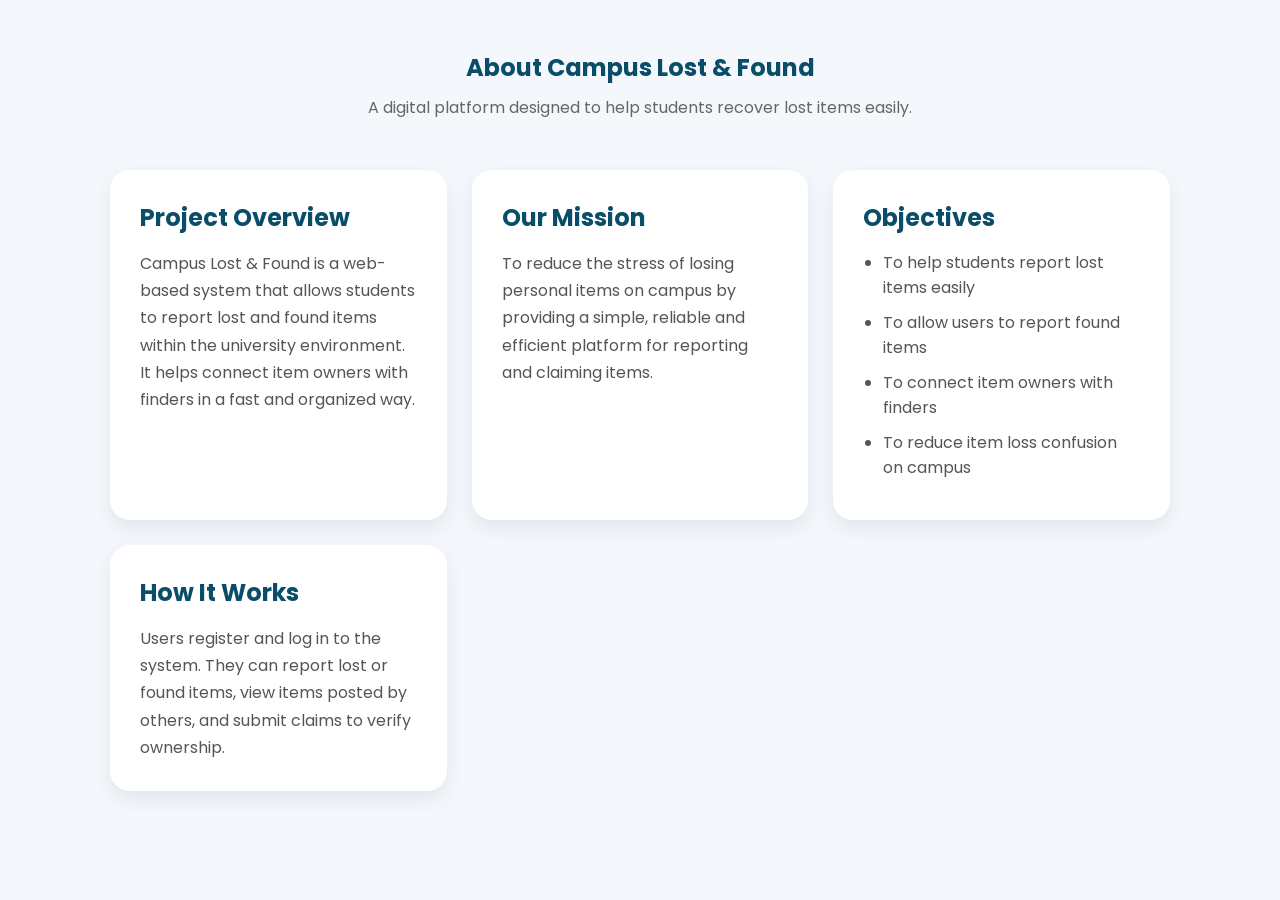
<file: About.html>
<!DOCTYPE html>
<html lang="en">
<head>
    <meta charset="UTF-8">
    <meta name="viewport" content="width=device-width, initial-scale=1.0">
    <title>About Us</title>
    <link rel="stylesheet" href="About.css">
</head>
<body>

    <section class="about-page">

        <!-- Header -->
        <div class="about-header">

            <h1 class="about-title">
                About Campus Lost & Found
            </h1>

            <p class="about-subtitle">
                A digital platform designed to help students recover lost items easily.
            </p>

        </div>

        <!-- About Content -->
        <div class="about-content-wrapper">

            <!-- Project Description -->
            <div class="about-card">

                <h2 class="about-section-title">Project Overview</h2>

                <p class="about-text">
                    Campus Lost & Found is a web-based system that allows students
                    to report lost and found items within the university environment.
                    It helps connect item owners with finders in a fast and organized way.
                </p>

            </div>

            <!-- Mission -->
            <div class="about-card">

                <h2 class="about-section-title">Our Mission</h2>

                <p class="about-text">
                    To reduce the stress of losing personal items on campus by providing
                    a simple, reliable and efficient platform for reporting and claiming items.
                </p>

            </div>

            <!-- Objectives -->
            <div class="about-card">

                <h2 class="about-section-title">Objectives</h2>

                <ul class="about-list">
                    <li>To help students report lost items easily</li>
                    <li>To allow users to report found items</li>
                    <li>To connect item owners with finders</li>
                    <li>To reduce item loss confusion on campus</li>
                </ul>

            </div>

            <!-- How it works -->
            <div class="about-card">

                <h2 class="about-section-title">How It Works</h2>

                <p class="about-text">
                    Users register and log in to the system. They can report lost or found items,
                    view items posted by others, and submit claims to verify ownership.
                </p>

            </div>

        </div>

    </section>

</body>
</html>
</file>
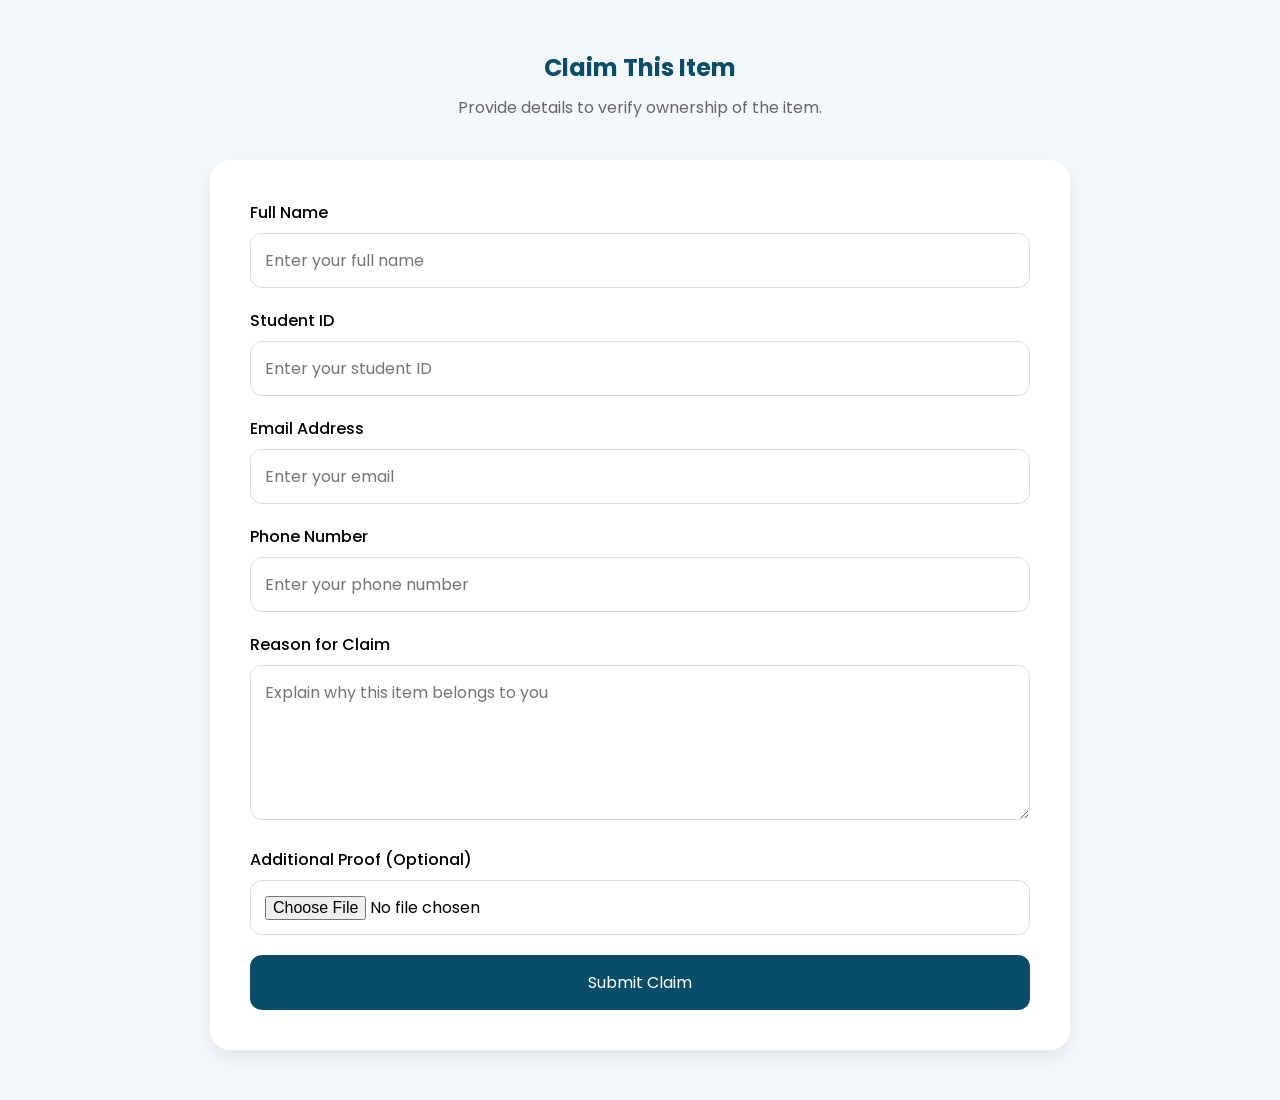
<file: Claim item.html>
<!DOCTYPE html>
<html lang="en">
<head>
    <meta charset="UTF-8">
    <meta name="viewport" content="width=device-width, initial-scale=1.0">
    <title>Claim Item</title>
    <link rel="stylesheet" href="Claim item.css">
</head>
<body>

    <section class="claim-item-page">

        <div class="claim-item-header">

            <h1 class="claim-item-title">
                Claim This Item
            </h1>

            <p class="claim-item-subtitle">
                Provide details to verify ownership of the item.
            </p>

        </div>

        <div class="claim-item-form-card">

            <form>

                <div class="claim-form-group">
                    <label>Full Name</label>
                    <input type="text" placeholder="Enter your full name">
                </div>

                <div class="claim-form-group">
                    <label>Student ID</label>
                    <input type="text" placeholder="Enter your student ID">
                </div>

                <div class="claim-form-group">
                    <label>Email Address</label>
                    <input type="email" placeholder="Enter your email">
                </div>

                <div class="claim-form-group">
                    <label>Phone Number</label>
                    <input type="text" placeholder="Enter your phone number">
                </div>

                <div class="claim-form-group">
                    <label>Reason for Claim</label>
                    <textarea rows="5"
                    placeholder="Explain why this item belongs to you"></textarea>
                </div>

                <div class="claim-form-group">
                    <label for="proof">Additional Proof (Optional)</label>
                    <input type="file" id="proof">
                </div>

                <button type="submit" class="claim-submit-button">
                    Submit Claim
                </button>

            </form>

        </div>

    </section>

</body>
</html>
</file>
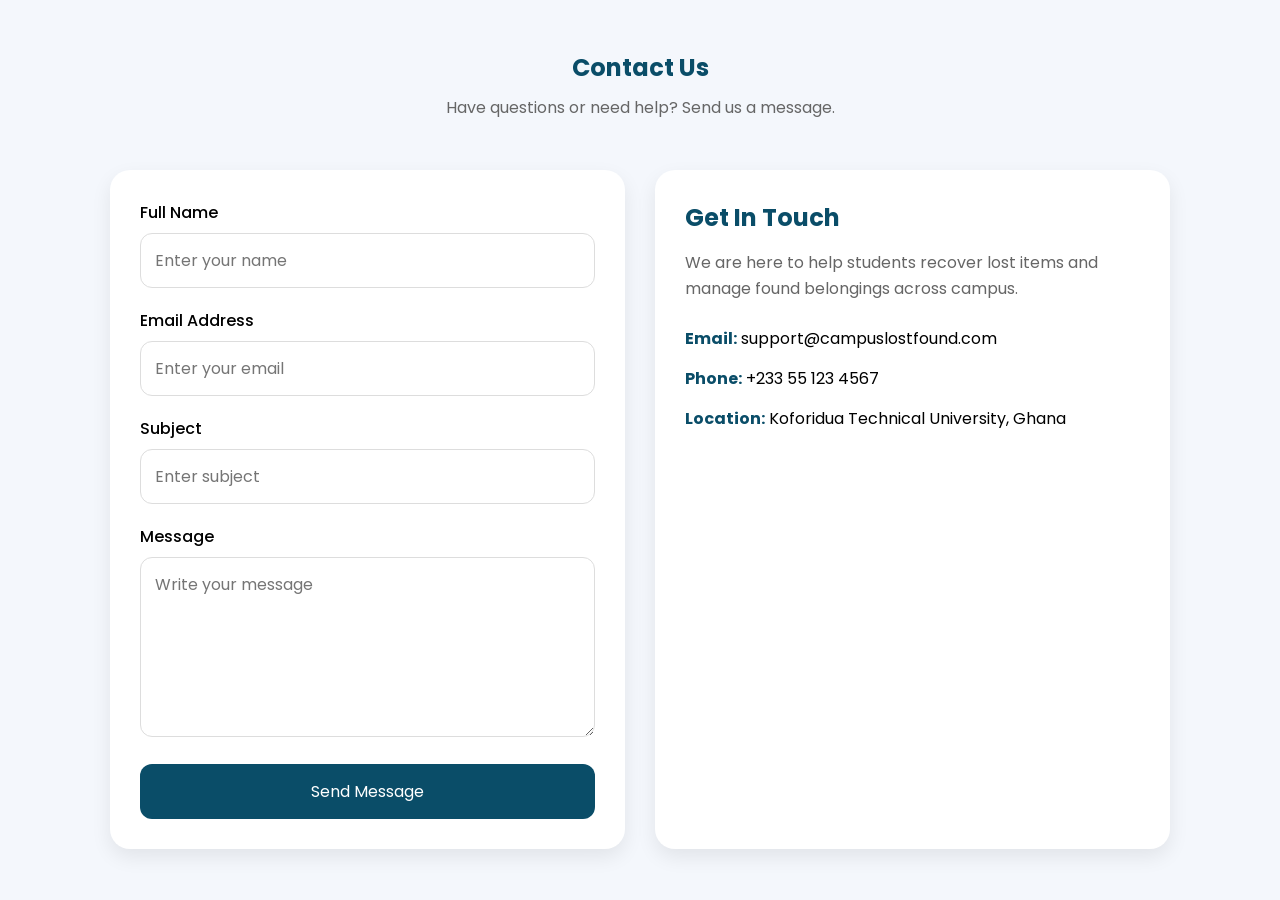
<file: Contact.html>
<!DOCTYPE html>
<html lang="en">
<head>
    <meta charset="UTF-8">
    <meta name="viewport" content="width=device-width, initial-scale=1.0">
    <title>Contact Us</title>
    <link rel="stylesheet" href="Contact.css">
</head>
<body>

    <section class="contact-page">

        <!-- Header Section -->
        <div class="contact-header">

            <h1 class="contact-title">
                Contact Us
            </h1>

            <p class="contact-subtitle">
                Have questions or need help? Send us a message.
            </p>

        </div>

        <!-- Contact Content -->
        <div class="contact-content-wrapper">

            <!-- Contact Form -->
            <div class="contact-form-card">

                <form>

                    <div class="contact-form-group">
                        <label>Full Name</label>
                        <input type="text" placeholder="Enter your name">
                    </div>

                    <div class="contact-form-group">
                        <label>Email Address</label>
                        <input type="email" placeholder="Enter your email">
                    </div>

                    <div class="contact-form-group">
                        <label>Subject</label>
                        <input type="text" placeholder="Enter subject">
                    </div>

                    <div class="contact-form-group">
                        <label>Message</label>
                        <textarea rows="6" placeholder="Write your message"></textarea>
                    </div>

                    <button type="submit" class="contact-submit-button">
                        Send Message
                    </button>

                </form>

            </div>

            <!-- Contact Info -->
            <div class="contact-info-card">

                <h2 class="contact-info-title">Get In Touch</h2>

                <p class="contact-info-text">
                    We are here to help students recover lost items and manage found belongings across campus.
                </p>

                <div class="contact-info-item">
                    <strong>Email:</strong>
                    <span>support@campuslostfound.com</span>
                </div>

                <div class="contact-info-item">
                    <strong>Phone:</strong>
                    <span>+233 55 123 4567</span>
                </div>

                <div class="contact-info-item">
                    <strong>Location:</strong>
                    <span>Koforidua Technical University, Ghana</span>
                </div>

            </div>

        </div>

    </section>

</body>
</html>
</file>
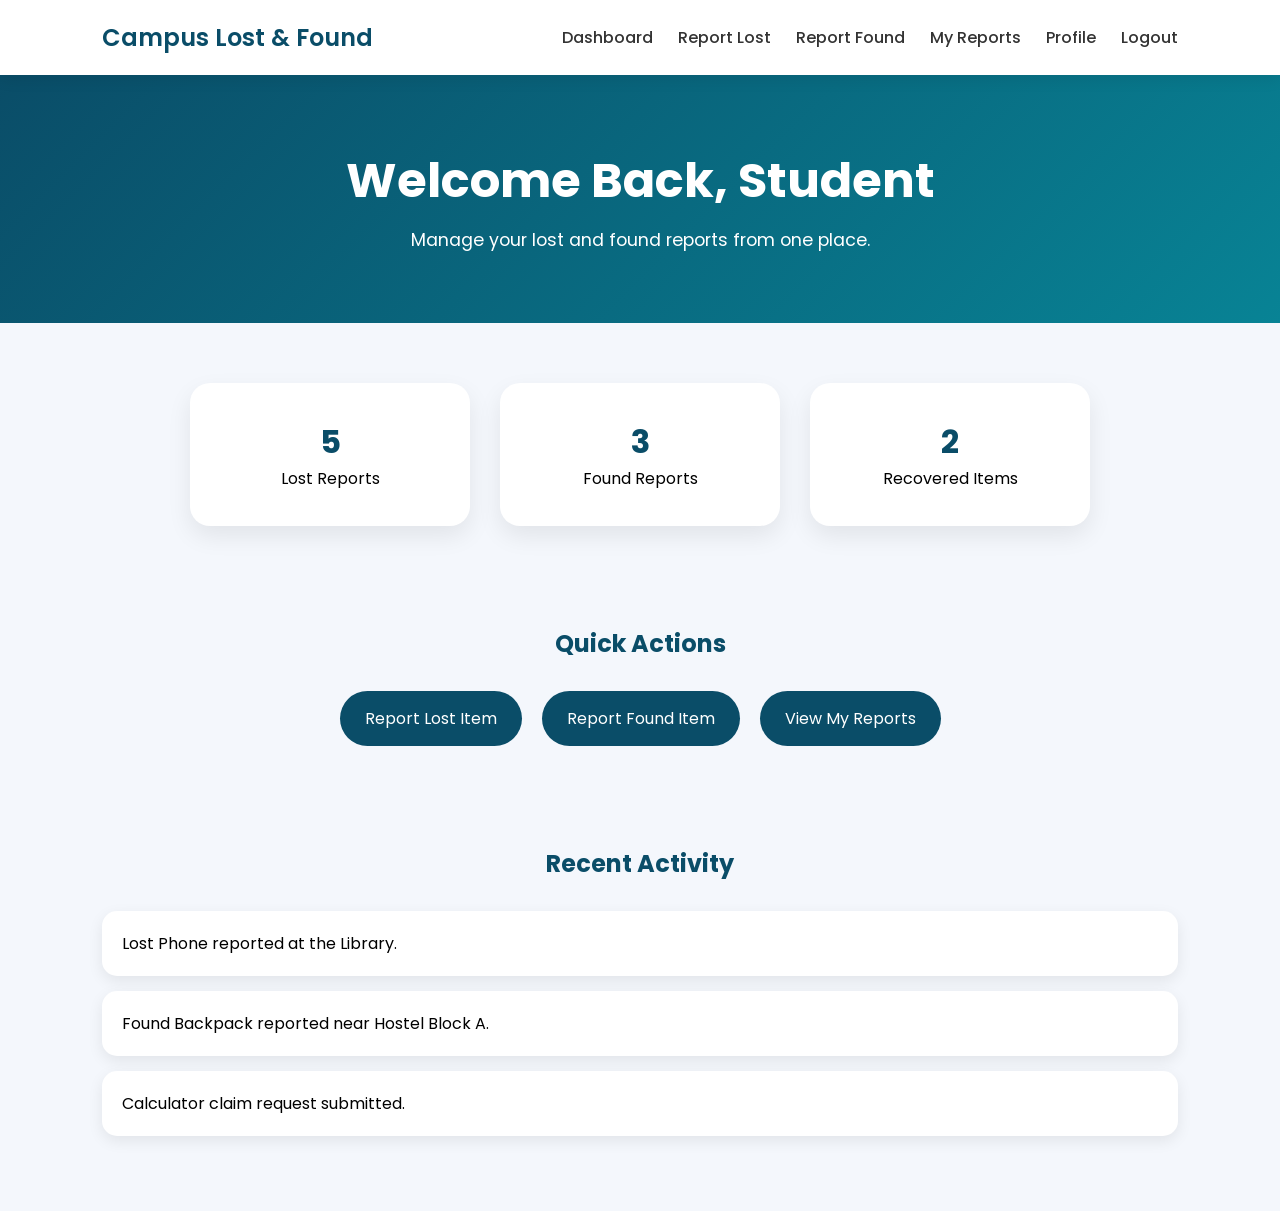
<file: Dashboard.html>
<!DOCTYPE html>
<html lang="en">
<head>
    <meta charset="UTF-8">
    <meta name="viewport" content="width=device-width, initial-scale=1.0">
    <title>Dashboard | Campus Lost & Found</title>
    <link rel="stylesheet" href="Dashboard.css">
    
</head>
<body>

    <!-- Navigation -->
    <nav class="navbar">
        <div class="logo">
            Campus Lost & Found
        </div>

        <ul class="nav-links">
            <li><a href="dashboard.html">Dashboard</a></li>
            <li><a href="report-lost.html">Report Lost</a></li>
            <li><a href="report-found.html">Report Found</a></li>
            <li><a href="my-reports.html">My Reports</a></li>
            <li><a href="#">Profile</a></li>
            <li><a href="login.html">Logout</a></li>
        </ul>
    </nav>

    <!-- Welcome Section -->
    <section class="welcome">
        <h1>Welcome Back, Student </h1>
        <p>
            Manage your lost and found reports from one place.
        </p>
    </section>

    <!-- Statistics -->
    <section class="stats">

        <div class="stat-card">
            <i class="fas fa-search"></i>
            <h2>5</h2>
            <p>Lost Reports</p>
        </div>

        <div class="stat-card">
            <i class="fas fa-box"></i>
            <h2>3</h2>
            <p>Found Reports</p>
        </div>

        <div class="stat-card">
            <i class="fas fa-check-circle"></i>
            <h2>2</h2>
            <p>Recovered Items</p>
        </div>

    </section>

    <!-- Quick Actions -->
    <section class="quick-actions">

        <h2>Quick Actions</h2>

        <div class="action-buttons">

            <a href="report-lost.html" class="btn">
                Report Lost Item
            </a>

            <a href="report-found.html" class="btn">
                Report Found Item
            </a>

            <a href="my-reports.html" class="btn">
                View My Reports
            </a>

        </div>

    </section>

    <!-- Recent Activity -->
    <section class="activities">

        <h2>Recent Activity</h2>

        <div class="activity-card">
            <p> Lost Phone reported at the Library.</p>
        </div>

        <div class="activity-card">
            <p> Found Backpack reported near Hostel Block A.</p>
        </div>

        <div class="activity-card">
            <p> Calculator claim request submitted.</p>
        </div>

    </section>

</body>
</html>
</file>
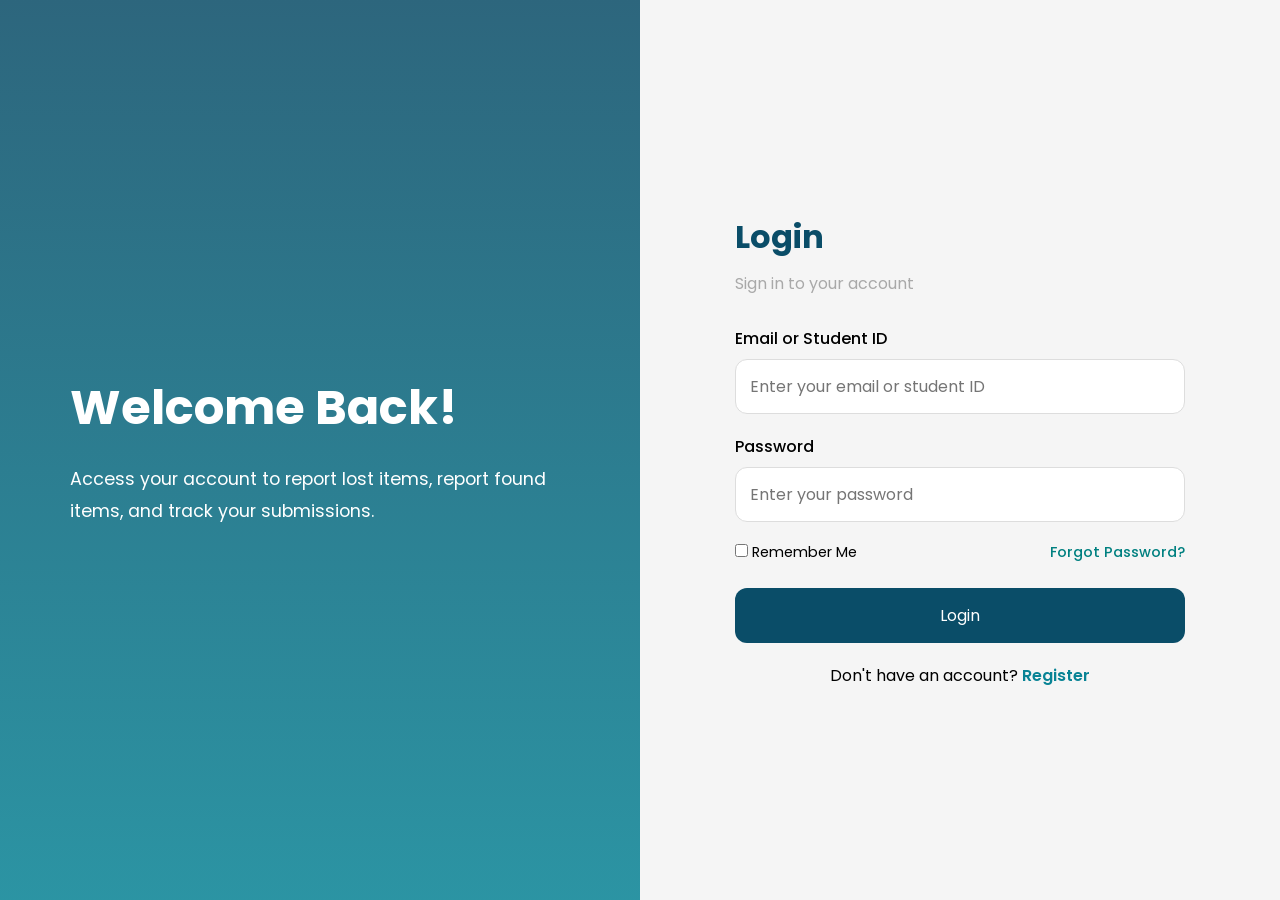
<file: Login.html>
<!DOCTYPE html>
<html lang="en">
<head>
    <meta charset="UTF-8">
    <meta name="viewport" content="width=device-width, initial-scale=1.0">
    <title>Login | Campus Lost & Found</title>
    <link rel="stylesheet" href="Login.css">
</head>
<body>

    <div class="container">

        <!-- Left Panel -->
        <div class="left-panel">
            <div class="overlay">
                <h1>Welcome Back!</h1>
                <p>
                    Access your account to report lost items,
                    report found items, and track your submissions.
                </p>
            </div>
        </div>

        <!-- Right Panel -->
        <div class="right-panel">

            <div class="form-container">

                <h2>Login</h2>
                <p class="subtitle">
                    Sign in to your account
                </p>

                <form>

                    <div class="input-group">
                        <label>Email or Student ID</label>
                        <input type="text"
                               placeholder="Enter your email or student ID">
                    </div>

                    <div class="input-group">
                        <label>Password</label>
                        <input type="password"
                               placeholder="Enter your password">
                    </div>

                    <div class="options">
                        <label>
                            <input type="checkbox">
                            Remember Me
                        </label>

                        <a href="#">Forgot Password?</a>
                    </div>

                    <button type="submit" class="login-btn">
                        Login
                    </button>

                </form>

                <p class="register-link">
                    Don't have an account?
                    <a href="Register.html">Register</a>
                </p>

            </div>

        </div>

    </div>

</body>
</html>
</file>
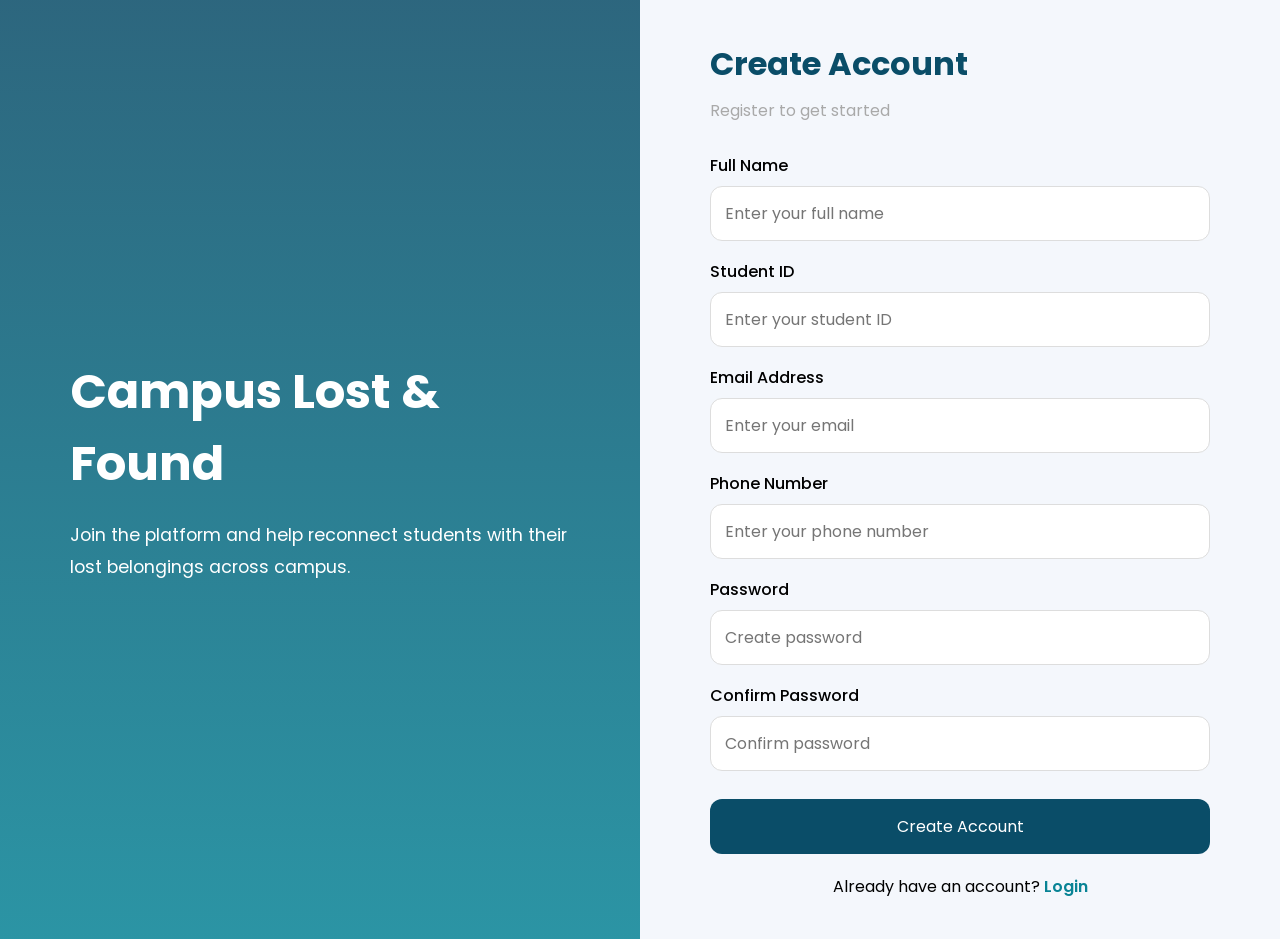
<file: Register.html>
<!DOCTYPE html>
<html lang="en">
<head>
    <meta charset="UTF-8">
    <meta name="viewport" content="width=device-width, initial-scale=1.0">
    <title>Register | Campus Lost & Found</title>
    <link rel="stylesheet" href="Register.css">
</head>
<body>

    <div class="container">

        <!-- Left Side -->
        <div class="left-panel">
            <div class="overlay">
                <h1>Campus Lost & Found</h1>
                <p>
                    Join the platform and help reconnect students with
                    their lost belongings across campus.
                </p>
            </div>
        </div>

        <!-- Right Side -->
        <div class="right-panel">

            <div class="form-container">

                <h2>Create Account</h2>
                <p class="subtitle">Register to get started</p>

                <form>

                    <div class="input-group">
                        <label>Full Name</label>
                        <input type="text" placeholder="Enter your full name">
                    </div>

                    <div class="input-group">
                        <label>Student ID</label>
                        <input type="text" placeholder="Enter your student ID">
                    </div>

                    <div class="input-group">
                        <label>Email Address</label>
                        <input type="email" placeholder="Enter your email">
                    </div>

                    <div class="input-group">
                        <label>Phone Number</label>
                        <input type="tel" placeholder="Enter your phone number">
                    </div>

                    <div class="input-group">
                        <label>Password</label>
                        <input type="password" placeholder="Create password">
                    </div>

                    <div class="input-group">
                        <label>Confirm Password</label>
                        <input type="password" placeholder="Confirm password">
                    </div>

                    <button type="submit" class="register-btn">
                        Create Account
                    </button>

                </form>

                <p class="login-link">
                    Already have an account?
                    <a href="login.html">Login</a>
                </p>

            </div>

        </div>

    </div>

</body>
</html>
</file>
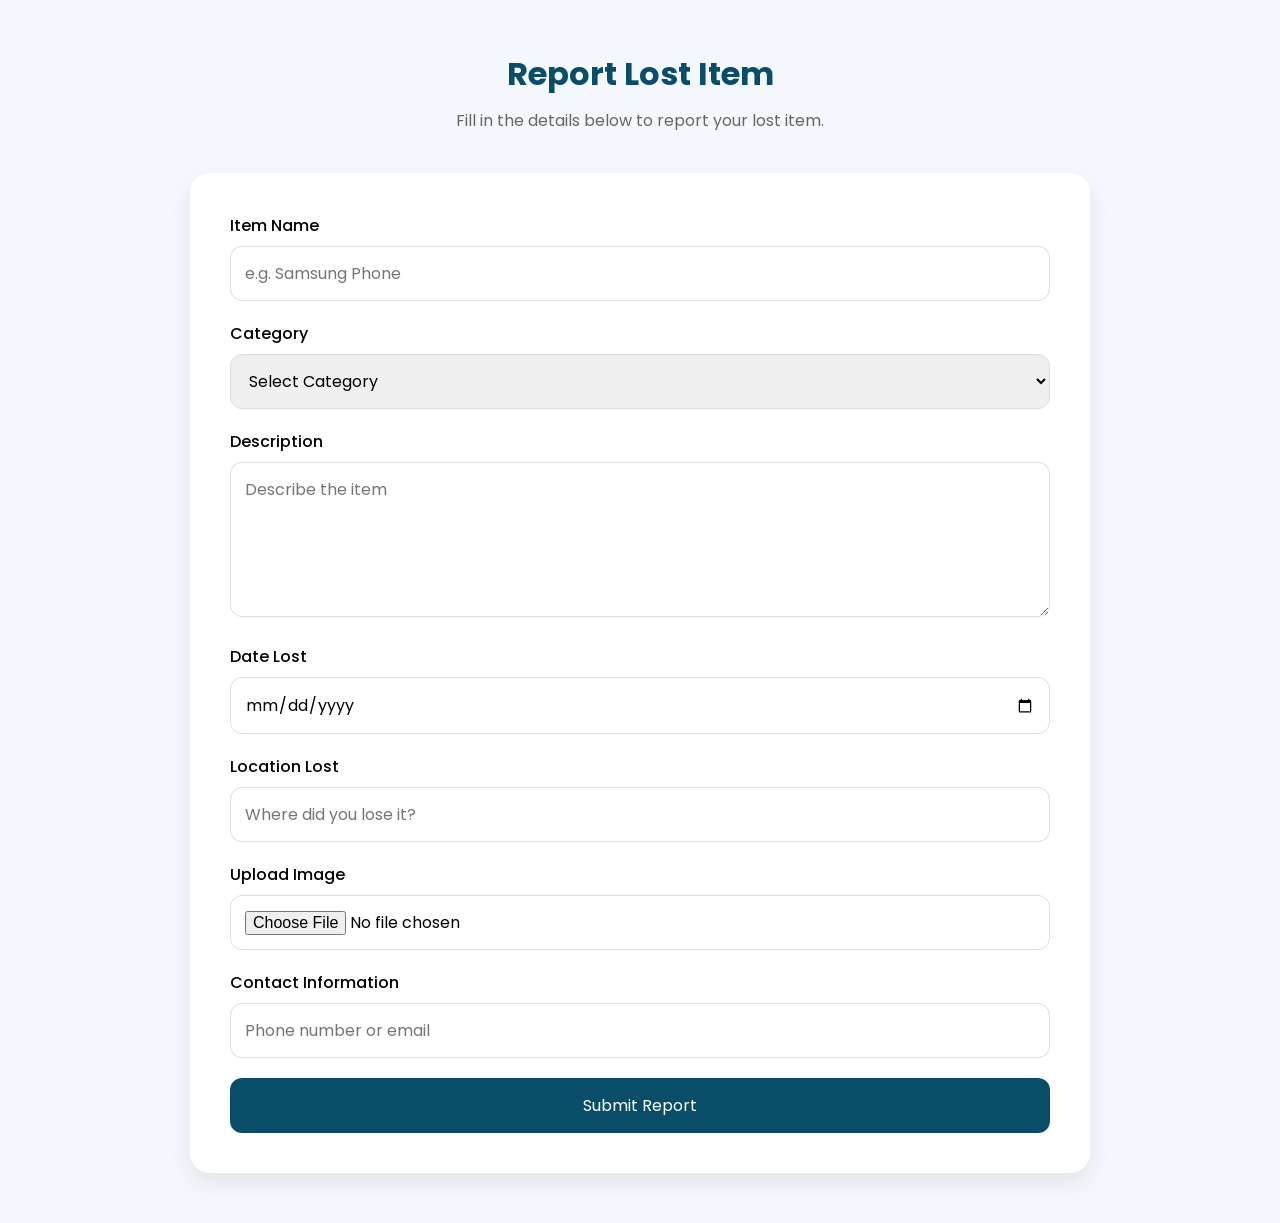
<file: Report Lost.html>
<!DOCTYPE html>
<html lang="en">
<head>
    <meta charset="UTF-8">
    <meta name="viewport" content="width=device-width, initial-scale=1.0">
    <title>Report Lost Item</title>
    <link rel="stylesheet" href="Report Lost.css">
</head>
<body>

    <div class="container">

        <div class="header">
            <h1>Report Lost Item</h1>
            <p>
                Fill in the details below to report your lost item.
            </p>
        </div>

        <div class="form-container">

            <form>

                <div class="input-group">
                    <label>Item Name</label>
                    <input type="text" placeholder="e.g. Samsung Phone">
                </div>

                <div class="input-group">
                    <label for="category" name="category">Category</label>
                    <select id="category" name="category" required>
                        <option>Select Category</option>
                        <option>Phone</option>
                        <option>Wallet</option>
                        <option>Laptop</option>
                        <option>ID Card</option>
                        <option>Bag</option>
                        <option>Books</option>
                        <option>Keys</option>
                        <option>Other</option>
                    </select>
                </div>

                <div class="input-group">
                    <label>Description</label>
                    <textarea rows="5"
                    placeholder="Describe the item"></textarea>
                </div>

                <div class="input-group">
                    <label for="date-lost">Date Lost</label>
                    <input type="date" id="date-lost" name="date-lost" required>
                </div>

                <div class="input-group">
                    <label>Location Lost</label>
                    <input type="text"
                    placeholder="Where did you lose it?">
                </div>

                <div class="input-group">
                    <label for="item-image">Upload Image</label>
                    <input type="file" id="item-image" name="item-image" accept="image/*" required>
                </div>

                <div class="input-group">
                    <label>Contact Information</label>
                    <input type="text"
                    placeholder="Phone number or email">
                </div>

                <button type="submit" class="submit-btn">
                    Submit Report
                </button>

            </form>

        </div>

    </div>

</body>
</html>
</file>
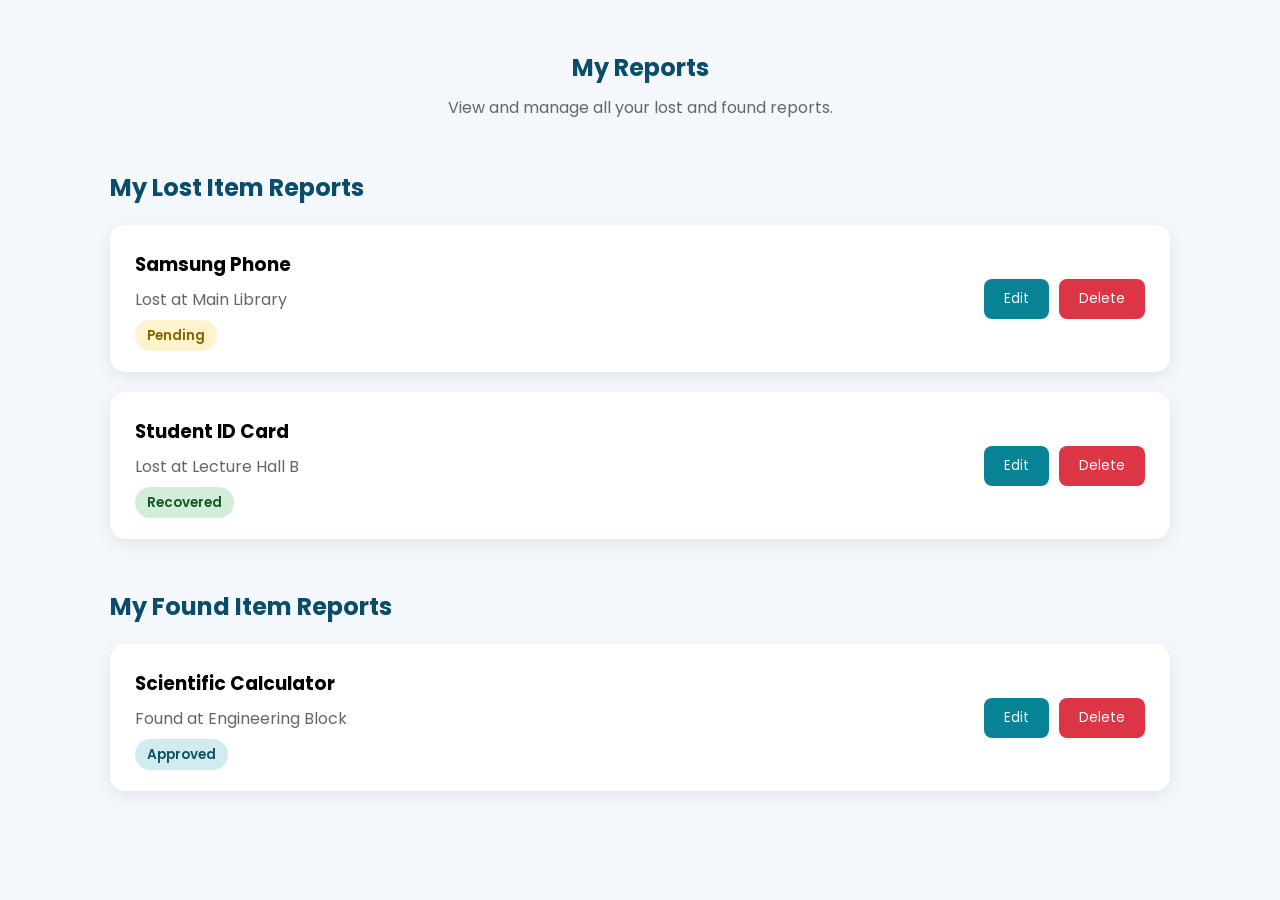
<file: Reports.html>
<!DOCTYPE html>
<html lang="en">
<head>
    <meta charset="UTF-8">
    <meta name="viewport" content="width=device-width, initial-scale=1.0">
    <title>My Reports</title>
    <link rel="stylesheet" href="Reports.css">
</head>
<body>

    <section class="my-reports-page">

        <div class="my-reports-header">

            <h1>My Reports</h1>

            <p>
                View and manage all your lost and found reports.
            </p>

        </div>

        <!-- LOST REPORTS -->

        <div class="reports-section-title">
            <h2>My Lost Item Reports</h2>
        </div>

        <div class="reports-list">

            <div class="report-item-card">

                <div class="report-item-details">
                    <h3>Samsung Phone</h3>
                    <p>Lost at Main Library</p>
                    <span class="report-status pending-status">
                        Pending
                    </span>
                </div>

                <div class="report-action-buttons">
                    <button class="edit-report-button">
                        Edit
                    </button>

                    <button class="delete-report-button">
                        Delete
                    </button>
                </div>

            </div>

            <div class="report-item-card">

                <div class="report-item-details">
                    <h3>Student ID Card</h3>
                    <p>Lost at Lecture Hall B</p>
                    <span class="report-status recovered-status">
                        Recovered
                    </span>
                </div>

                <div class="report-action-buttons">
                    <button class="edit-report-button">
                        Edit
                    </button>

                    <button class="delete-report-button">
                        Delete
                    </button>
                </div>

            </div>

        </div>

        <!-- FOUND REPORTS -->

        <div class="reports-section-title">
            <h2>My Found Item Reports</h2>
        </div>

        <div class="reports-list">

            <div class="report-item-card">

                <div class="report-item-details">
                    <h3>Scientific Calculator</h3>
                    <p>Found at Engineering Block</p>
                    <span class="report-status approved-status">
                        Approved
                    </span>
                </div>

                <div class="report-action-buttons">
                    <button class="edit-report-button">
                        Edit
                    </button>

                    <button class="delete-report-button">
                        Delete
                    </button>
                </div>

            </div>

        </div>

    </section>

</body>
</html>
</file>
<file: About.css>
@import url('https://fonts.googleapis.com/css2?family=Poppins:wght@300;400;500;600;700&display=swap');

*{
    margin:0;
    padding:0;
    box-sizing:border-box;
    font-family:'Poppins',sans-serif;
}

body{
    background:#f4f7fc;
}

.about-page{
    max-width:1100px;
    margin:auto;
    padding:50px 20px;
}

/* HEADER */

.about-header{
    text-align:center;
    margin-bottom:50px;
}

.about-title{
    color:#0A4D68;
    margin-bottom:10px;
}

.about-subtitle{
    color:#666;
}

/* CONTENT */

.about-content-wrapper{
    display:grid;
    grid-template-columns:repeat(auto-fit,minmax(300px,1fr));
    gap:25px;
}

/* CARD */

.about-card{
    background:white;
    padding:30px;
    border-radius:20px;
    box-shadow:0 8px 20px rgba(0,0,0,0.08);
    transition:0.3s;
}

.about-card:hover{
    transform:translateY(-8px);
}

.about-section-title{
    color:#0A4D68;
    margin-bottom:15px;
}

.about-text{
    color:#555;
    line-height:1.7;
}

.about-list{
    padding-left:20px;
    color:#555;
}

.about-list li{
    margin-bottom:10px;
}
</file>
<file: Claim item.css>
@import url('https://fonts.googleapis.com/css2?family=Poppins:wght@300;400;500;600;700&display=swap');

*{
    margin:0;
    padding:0;
    box-sizing:border-box;
    font-family:'Poppins',sans-serif;
}

body{
    background:#f4f7fc;
}

.claim-item-page{
    max-width:900px;
    margin:auto;
    padding:50px 20px;
}

.claim-item-header{
    text-align:center;
    margin-bottom:40px;
}

.claim-item-title{
    color:#0A4D68;
    margin-bottom:10px;
}

.claim-item-subtitle{
    color:#666;
}

.claim-item-form-card{
    background:white;
    padding:40px;
    border-radius:20px;
    box-shadow:0 8px 20px rgba(0,0,0,0.08);
}

.claim-form-group{
    margin-bottom:20px;
}

.claim-form-group label{
    display:block;
    margin-bottom:8px;
    font-weight:500;
}

.claim-form-group input,
.claim-form-group textarea{
    width:100%;
    padding:14px;
    border:1px solid #ddd;
    border-radius:12px;
    font-size:1rem;
}

.claim-form-group input:focus,
.claim-form-group textarea:focus{
    outline:none;
    border-color:#088395;
    box-shadow:0 0 10px rgba(8,131,149,0.2);
}

.claim-submit-button{
    width:100%;
    padding:15px;
    border:none;
    border-radius:12px;
    background:#0A4D68;
    color:white;
    font-size:1rem;
    cursor:pointer;
    transition:0.3s;
}

.claim-submit-button:hover{
    background:#088395;
}
</file>
<file: Contact.css>
@import url('https://fonts.googleapis.com/css2?family=Poppins:wght@300;400;500;600;700&display=swap');

*{
    margin:0;
    padding:0;
    box-sizing:border-box;
    font-family:'Poppins',sans-serif;
}

body{
    background:#f4f7fc;
}

.contact-page{
    max-width:1100px;
    margin:auto;
    padding:50px 20px;
}

/* HEADER */

.contact-header{
    text-align:center;
    margin-bottom:50px;
}

.contact-title{
    color:#0A4D68;
    margin-bottom:10px;
}

.contact-subtitle{
    color:#666;
}

/* CONTENT LAYOUT */

.contact-content-wrapper{
    display:flex;
    gap:30px;
    flex-wrap:wrap;
}

/* FORM CARD */

.contact-form-card{
    flex:1;
    min-width:300px;
    background:white;
    padding:30px;
    border-radius:20px;
    box-shadow:0 8px 20px rgba(0,0,0,0.08);
}

.contact-form-group{
    margin-bottom:20px;
}

.contact-form-group label{
    display:block;
    margin-bottom:8px;
    font-weight:500;
}

.contact-form-group input,
.contact-form-group textarea{
    width:100%;
    padding:14px;
    border:1px solid #ddd;
    border-radius:12px;
    font-size:1rem;
}

.contact-form-group input:focus,
.contact-form-group textarea:focus{
    outline:none;
    border-color:#088395;
    box-shadow:0 0 10px rgba(8,131,149,0.2);
}

.contact-submit-button{
    width:100%;
    padding:15px;
    border:none;
    border-radius:12px;
    background:#0A4D68;
    color:white;
    font-size:1rem;
    cursor:pointer;
    transition:0.3s;
}

.contact-submit-button:hover{
    background:#088395;
}

/* INFO CARD */

.contact-info-card{
    flex:1;
    min-width:300px;
    background:white;
    padding:30px;
    border-radius:20px;
    box-shadow:0 8px 20px rgba(0,0,0,0.08);
}

.contact-info-title{
    color:#0A4D68;
    margin-bottom:15px;
}

.contact-info-text{
    color:#666;
    margin-bottom:25px;
    line-height:1.6;
}

.contact-info-item{
    margin-bottom:15px;
}

.contact-info-item strong{
    color:#0A4D68;
}

/* RESPONSIVE */

@media(max-width:768px){
    .contact-content-wrapper{
        flex-direction:column;
    }
}
</file>
<file: Dashboard.css>
@import url('https://fonts.googleapis.com/css2?family=Poppins:wght@300;400;500;600;700&display=swap');

*{
    margin:0;
    padding:0;
    box-sizing:border-box;
    font-family:'Poppins',sans-serif;
}

body{
    background:#f4f7fc;
}

/* ===================
   NAVBAR
=================== */

.navbar{
    background:white;
    display:flex;
    justify-content:space-between;
    align-items:center;
    padding:20px 8%;
    box-shadow:0 4px 15px rgba(0,0,0,0.08);
    position:sticky;
    top:0;
}

.logo{
    font-size:1.5rem;
    font-weight:600;
    color:#0A4D68;
}

.nav-links{
    list-style:none;
    display:flex;
    gap:25px;
}

.nav-links a{
    text-decoration:none;
    color:#333;
    font-weight:500;
    transition:0.3s;
}

.nav-links a:hover{
    color:#088395;
}

/* ===================
   WELCOME SECTION
=================== */

.welcome{
    text-align:center;
    padding:70px 20px;
    background:linear-gradient(
        135deg,
        #0A4D68,
        #088395
    );
    color:white;
}

.welcome h1{
    font-size:3rem;
    margin-bottom:10px;
}

.welcome p{
    font-size:1.1rem;
}

/* ===================
   STATISTICS
=================== */

.stats{
    display:flex;
    justify-content:center;
    gap:30px;
    flex-wrap:wrap;
    padding:60px 8%;
}

.stat-card{
    background:white;
    width:280px;
    padding:35px;
    text-align:center;
    border-radius:20px;
    box-shadow:0 10px 25px rgba(0,0,0,0.08);
    transition:0.4s;
}

.stat-card:hover{
    transform:translateY(-10px);
}

.stat-card i{
    font-size:2.5rem;
    color:#088395;
    margin-bottom:15px;
}

.stat-card h2{
    font-size:2rem;
    color:#0A4D68;
}

/* ===================
   QUICK ACTIONS
=================== */

.quick-actions{
    padding:40px 8%;
    text-align:center;
}

.quick-actions h2{
    color:#0A4D68;
    margin-bottom:30px;
}

.action-buttons{
    display:flex;
    justify-content:center;
    gap:20px;
    flex-wrap:wrap;
}

.btn{
    background:#0A4D68;
    color:white;
    text-decoration:none;
    padding:15px 25px;
    border-radius:50px;
    transition:0.3s;
}

.btn:hover{
    background:#088395;
}

/* ===================
   ACTIVITIES
=================== */

.activities{
    padding:60px 8%;
}

.activities h2{
    text-align:center;
    margin-bottom:30px;
    color:#0A4D68;
}

.activity-card{
    background:white;
    padding:20px;
    margin-bottom:15px;
    border-radius:15px;
    box-shadow:0 5px 15px rgba(0,0,0,0.08);
}

/* ===================
   RESPONSIVE
=================== */

@media(max-width:768px){

    .navbar{
        flex-direction:column;
        gap:15px;
    }

    .nav-links{
        flex-wrap:wrap;
        justify-content:center;
    }

    .welcome h1{
        font-size:2.2rem;
    }
}
</file>
<file: Login.css>
@import url('https://fonts.googleapis.com/css2?family=Poppins:wght@300;400;500;600;700&display=swap');

*{
    margin:0;
    padding:0;
    box-sizing:border-box;
    font-family:'Poppins', sans-serif;
}

body{
    background:whitesmoke;
    min-height:100vh;
}

.container{
    display:flex;    /*Wraps my left panel and right panel side-by-side*/
    min-height:100vh;
}

/* Left Panel */

.left-panel{
    flex:1;   /*Takes the full size*/

    background:
    linear-gradient(
    rgba(10,77,104,0.85),
    rgba(8,131,149,0.85)
    );

    background-size:cover;
    background-position:center;

    display:flex;
    justify-content:center;
    align-items:center;

    color:white;
    padding:40px;
}

.overlay{
    max-width:500px;
}

.overlay h1{
    font-size:3rem;
    margin-bottom:20px;
}

.overlay p{
    font-size:1.1rem;
    line-height:1.8;
}

/* Right Panel */

.right-panel{
    flex:1;  /*Takes the other remaining space*/
    display:flex;
    justify-content:center;
    align-items:center;
    padding:40px;
}

.form-container{
    width:100%;
    max-width:450px;
}

.form-container h2{
    color:#0A4D68;
    font-size:2rem;
    margin-bottom:10px;
}

.subtitle{
    color:darkgray;
    margin-bottom:30px;
}

.input-group{
    margin-bottom:20px;
}

.input-group label{
    display:block;        /*Stack Vertically*/
    margin-bottom:8px;
    font-weight:500;
}

.input-group input{
    width:100%;
    padding:14px;
    border:1px solid #ddd;
    border-radius:12px;
    font-size:1rem;
    transition:0.3s;
}

.input-group input:focus{   /*When the user clicks inside the input or tabs on it*/
    outline:none;
    border-color:teal;
    box-shadow:0 0 10px rgba(8,131,149,0.2);
}

/* Remember Me + Forgot Password */

.options{
    display:flex;
    justify-content:space-between;    /*Remember me option above,  forgot password below*/
    align-items:center;
    margin-bottom:25px;
    font-size:0.9rem;
}

.options a{
    text-decoration:none; /*Removes the underline on this link*/
    color:teal;
    font-weight:500;
}

.options a:hover{
    text-decoration:underline;
}

/* Login Button */

.login-btn{
    width:100%;
    padding:15px;
    border:none;
    border-radius:12px;
    background:#0A4D68;
    color:white;
    font-size:1rem;
    cursor:pointer;
    transition:0.3s;
}

.login-btn:hover{
    background:#088395;
}

/* Register Link */

.register-link{
    text-align:center;
    margin-top:20px;
}

.register-link a{
    text-decoration:none;
    color:#088395;
    font-weight:600;
}

.register-link a:hover{
    text-decoration:underline;
}

/* Responsive */

@media(max-width:768px){

    .container{
        flex-direction:column;
    }

    .left-panel{
        min-height:300px;
    }

    .overlay h1{
        font-size:2.3rem;
    }

    .options{
        flex-direction:column;
        gap:10px;
        align-items:flex-start;
    }
}
</file>
<file: Register.css>
@import url('https://fonts.googleapis.com/css2?family=Poppins:wght@300;400;500;600;700&display=swap');

*{
    margin:0;
    padding:0;
    box-sizing:border-box;
    font-family:'Poppins', sans-serif;
}

body{
    background:#f4f7fc;
    min-height:100vh;
}

.container{
    display:flex;
    min-height:100vh;
}

/* Left Panel */

.left-panel{
    flex:1;
    background:
    linear-gradient(
    rgba(10,77,104,0.85),
    rgba(8,131,149,0.85)
    );

    background-size:cover;
    background-position:center;

    display:flex;
    justify-content:center;
    align-items:center;
    color:white;
    padding:40px;
}

.overlay{
    max-width:500px;
}

.overlay h1{
    font-size:3rem;
    margin-bottom:20px;
}

.overlay p{
    font-size:1.1rem;
    line-height:1.8;
}

/* Right Panel */

.right-panel{
    flex:1;
    display:flex;
    justify-content:center;
    align-items:center;
    padding:40px;
}

.form-container{
    width:100%;
    max-width:500px;
}

.form-container h2{
    color:#0A4D68;
    margin-bottom:10px;
    font-size:2rem;
}

.subtitle{
    color:darkgray;
    margin-bottom:30px;
}

.input-group{
    margin-bottom:18px;
}

.input-group label{
    display:block;
    margin-bottom:8px;
    font-weight:500;
}

.input-group input{
    width:100%;
    padding:14px;
    border:1px solid #ddd;
    border-radius:12px;
    font-size:1rem;
    transition:0.3s;
}

.input-group input:focus{
    outline:none;
    border-color:#088395;
    box-shadow:0 0 10px rgba(8,131,149,0.2);
}

.register-btn{
    width:100%;
    padding:15px;
    border:none;
    border-radius:12px;
    background:#0A4D68;
    color:white;
    font-size:1rem;
    cursor:pointer;
    transition:0.3s;
    margin-top:10px;
}

.register-btn:hover{
    background:#088395;
}

.login-link{
    text-align:center;
    margin-top:20px;
}

.login-link a{
    text-decoration:none;
    color:#088395;
    font-weight:600;
}

.login-link a:hover{
    text-decoration:underline;
}

/* Responsive */

@media(max-width:768px){

    .container{
        flex-direction:column;
    }

    .left-panel{
        min-height:300px;
    }

    .overlay h1{
        font-size:2.3rem;
    }
}
</file>
<file: Report Lost.css>
@import url('https://fonts.googleapis.com/css2?family=Poppins:wght@300;400;500;600;700&display=swap');

*{
    margin:0;
    padding:0;
    box-sizing:border-box;
    font-family:'Poppins',sans-serif;
}

body{
    background:#f4f7fc;
    padding:50px 20px;
}

.container{
    max-width:900px;
    margin:auto;
}

.header{
    text-align:center;
    margin-bottom:40px;
}

.header h1{
    color:#0A4D68;
    margin-bottom:10px;
}

.header p{
    color:#666;
}

.form-container{
    background:white;
    padding:40px;
    border-radius:20px;
    box-shadow:0 10px 25px rgba(0,0,0,0.08);
}

.input-group{
    margin-bottom:20px;
}

.input-group label{
    display:block;
    margin-bottom:8px;
    font-weight:500;
}

.input-group input,
.input-group select,
.input-group textarea{
    width:100%;
    padding:14px;
    border:1px solid #ddd;
    border-radius:12px;
    font-size:1rem;
}

.input-group input:focus,
.input-group select:focus,
.input-group textarea:focus{
    outline:none;
    border-color:#088395;
}

.submit-btn{
    width:100%;
    padding:15px;
    background:#0A4D68;
    color:white;
    border:none;
    border-radius:12px;
    font-size:1rem;
    cursor:pointer;
    transition:0.3s;
}

.submit-btn:hover{
    background:#088395;
}
</file>
<file: Reports.css>
@import url('https://fonts.googleapis.com/css2?family=Poppins:wght@300;400;500;600;700&display=swap');

*{
    margin:0;
    padding:0;
    box-sizing:border-box;
    font-family:'Poppins',sans-serif;
}

body{
    background:#f4f7fc;
}

.my-reports-page{
    max-width:1100px;
    margin:auto;
    padding:50px 20px;
}

.my-reports-header{
    text-align:center;
    margin-bottom:50px;
}

.my-reports-header h1{
    color:#0A4D68;
    margin-bottom:10px;
}

.my-reports-header p{
    color:#666;
}

.reports-section-title{
    margin-bottom:20px;
}

.reports-section-title h2{
    color:#0A4D68;
}

.reports-list{
    margin-bottom:50px;
}

.report-item-card{
    background:white;
    border-radius:15px;
    padding:25px;
    margin-bottom:20px;
    display:flex;
    justify-content:space-between;
    align-items:center;
    box-shadow:0 5px 15px rgba(0,0,0,0.08);
}

.report-item-details h3{
    margin-bottom:8px;
}

.report-item-details p{
    color:#666;
    margin-bottom:10px;
}

.report-status{
    padding:6px 12px;
    border-radius:20px;
    font-size:0.85rem;
    font-weight:600;
}

.pending-status{
    background:#fff3cd;
    color:#856404;
}

.recovered-status{
    background:#d4edda;
    color:#155724;
}

.approved-status{
    background:#d1ecf1;
    color:#0c5460;
}

.report-action-buttons{
    display:flex;
    gap:10px;
}

.edit-report-button{
    border:none;
    background:#088395;
    color:white;
    padding:10px 20px;
    border-radius:8px;
    cursor:pointer;
}

.delete-report-button{
    border:none;
    background:#dc3545;
    color:white;
    padding:10px 20px;
    border-radius:8px;
    cursor:pointer;
}

@media(max-width:768px){

    .report-item-card{
        flex-direction:column;
        align-items:flex-start;
        gap:20px;
    }

    .report-action-buttons{
        width:100%;
    }
}
</file>
